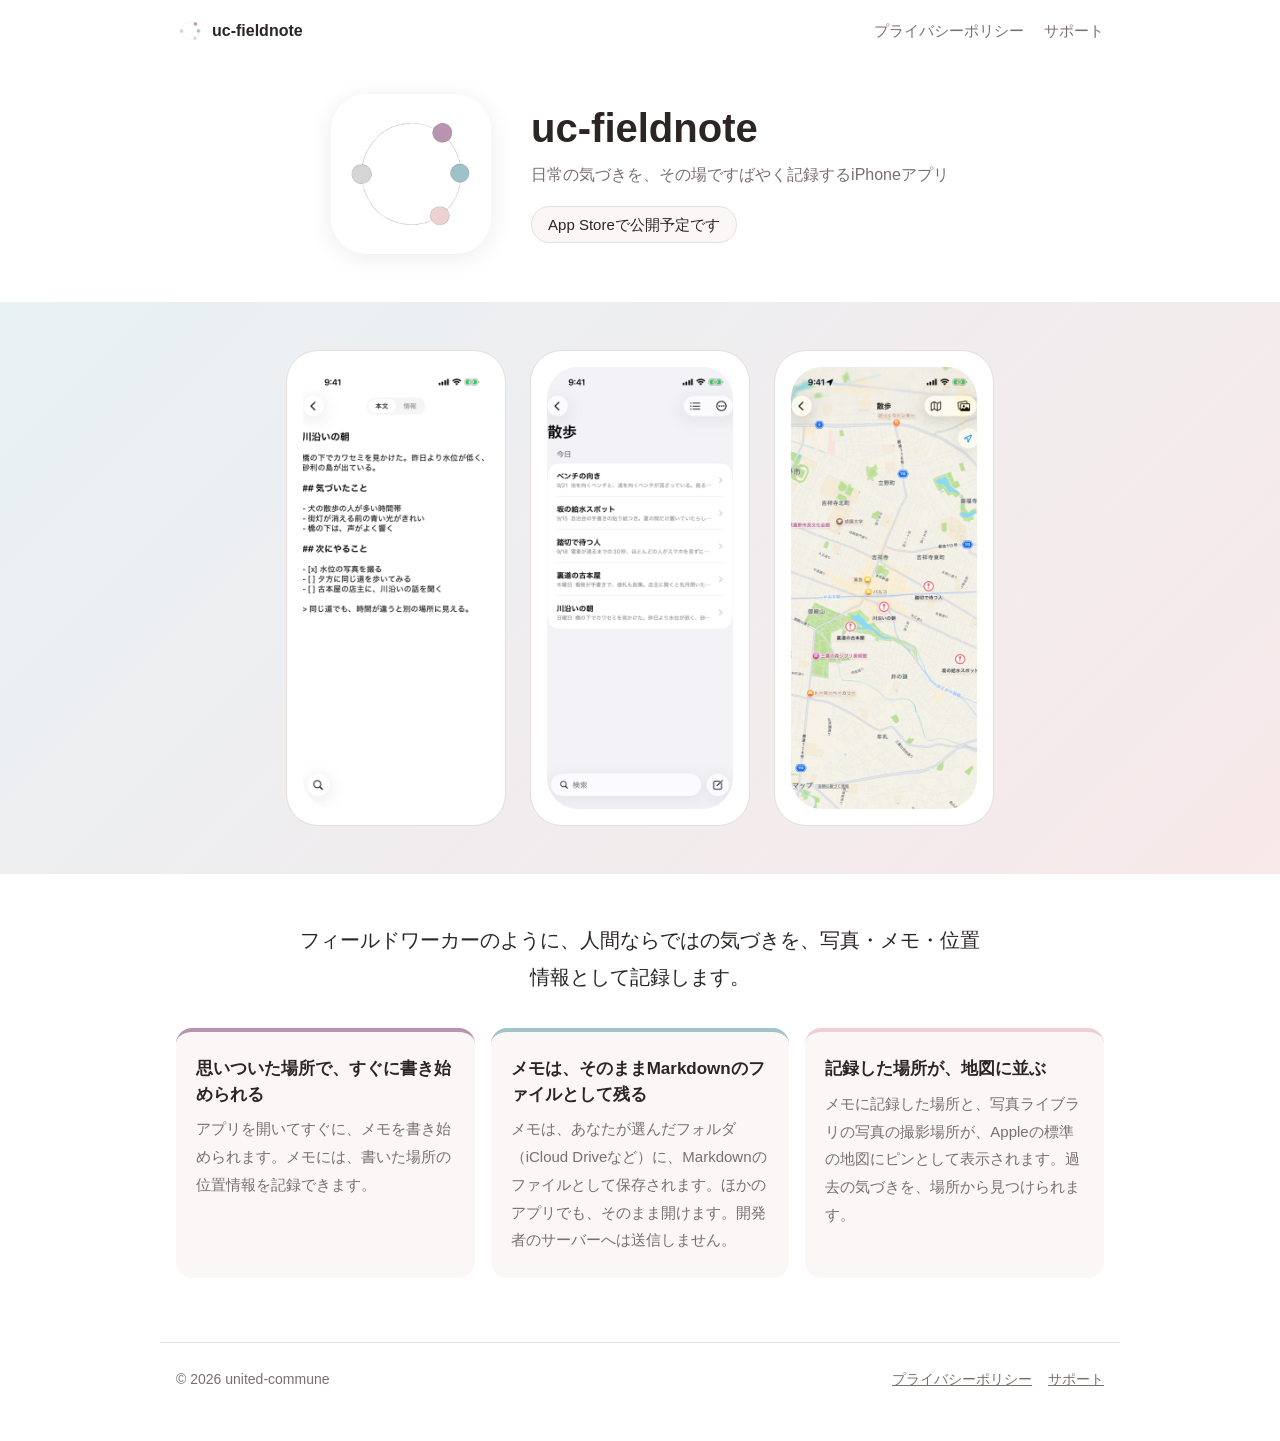
<file: index.html>
<!doctype html>
<html lang="ja">
<head>
<meta charset="utf-8">
<meta name="viewport" content="width=device-width, initial-scale=1">
<title>uc-fieldnote</title>
<meta name="description" content="日常の気づきを、写真・メモ・位置情報として素早く記録するiPhoneアプリ。">
<link rel="icon" href="favicon.png" type="image/png">
<link rel="stylesheet" href="style.css">
</head>
<body>
<header class="site-header">
<a class="brand" href="index.html"><img src="favicon.png" alt="">uc-fieldnote</a>
<nav>
<a href="privacy/index.html">プライバシーポリシー</a>
<a href="support/index.html">サポート</a>
</nav>
</header>

<section class="hero">
<img src="img/appicon-512.png" alt="uc-fieldnoteのアイコン" width="160" height="160">
<div>
<h1>uc-fieldnote</h1>
<p class="subtitle">日常の気づきを、その場ですばやく記録するiPhoneアプリ</p>
<!-- 公開されたら、この段落をApp Storeのバッジに置き換える。 -->
<p class="status">App Storeで公開予定です</p>
</div>
</section>

<section class="band" aria-label="スクリーンショット">
<div class="shots">
<div class="shot"><img src="img/screenshots/editor.png" alt="メモの編集画面。見出し・箇条書き・チェックリストを、そのまま書ける。" width="460" height="1000"></div>
<div class="shot"><img src="img/screenshots/list.png" alt="メモの一覧。題名・日付・本文の冒頭が並ぶ。" width="460" height="1000"></div>
<div class="shot"><img src="img/screenshots/map.jpg" alt="地図。メモに記録した場所が、ピンとして表示される。" width="460" height="1000"></div>
</div>
</section>

<p class="lead-text">フィールドワーカーのように、人間ならではの気づきを、写真・メモ・位置情報として記録します。</p>

<div class="features">
<section>
<h2>思いついた場所で、すぐに書き始められる</h2>
<p>アプリを開いてすぐに、メモを書き始められます。メモには、書いた場所の位置情報を記録できます。</p>
</section>
<section>
<h2>メモは、そのままMarkdownのファイルとして残る</h2>
<p>メモは、あなたが選んだフォルダ（iCloud Driveなど）に、Markdownのファイルとして保存されます。ほかのアプリでも、そのまま開けます。開発者のサーバーへは送信しません。</p>
</section>
<section>
<h2>記録した場所が、地図に並ぶ</h2>
<p>メモに記録した場所と、写真ライブラリの写真の撮影場所が、Appleの標準の地図にピンとして表示されます。過去の気づきを、場所から見つけられます。</p>
</section>
</div>

<footer class="site-footer">
<p>&copy; 2026 united-commune</p>
<a href="privacy/index.html">プライバシーポリシー</a>
<a href="support/index.html">サポート</a>
</footer>
</body>
</html>
</file>
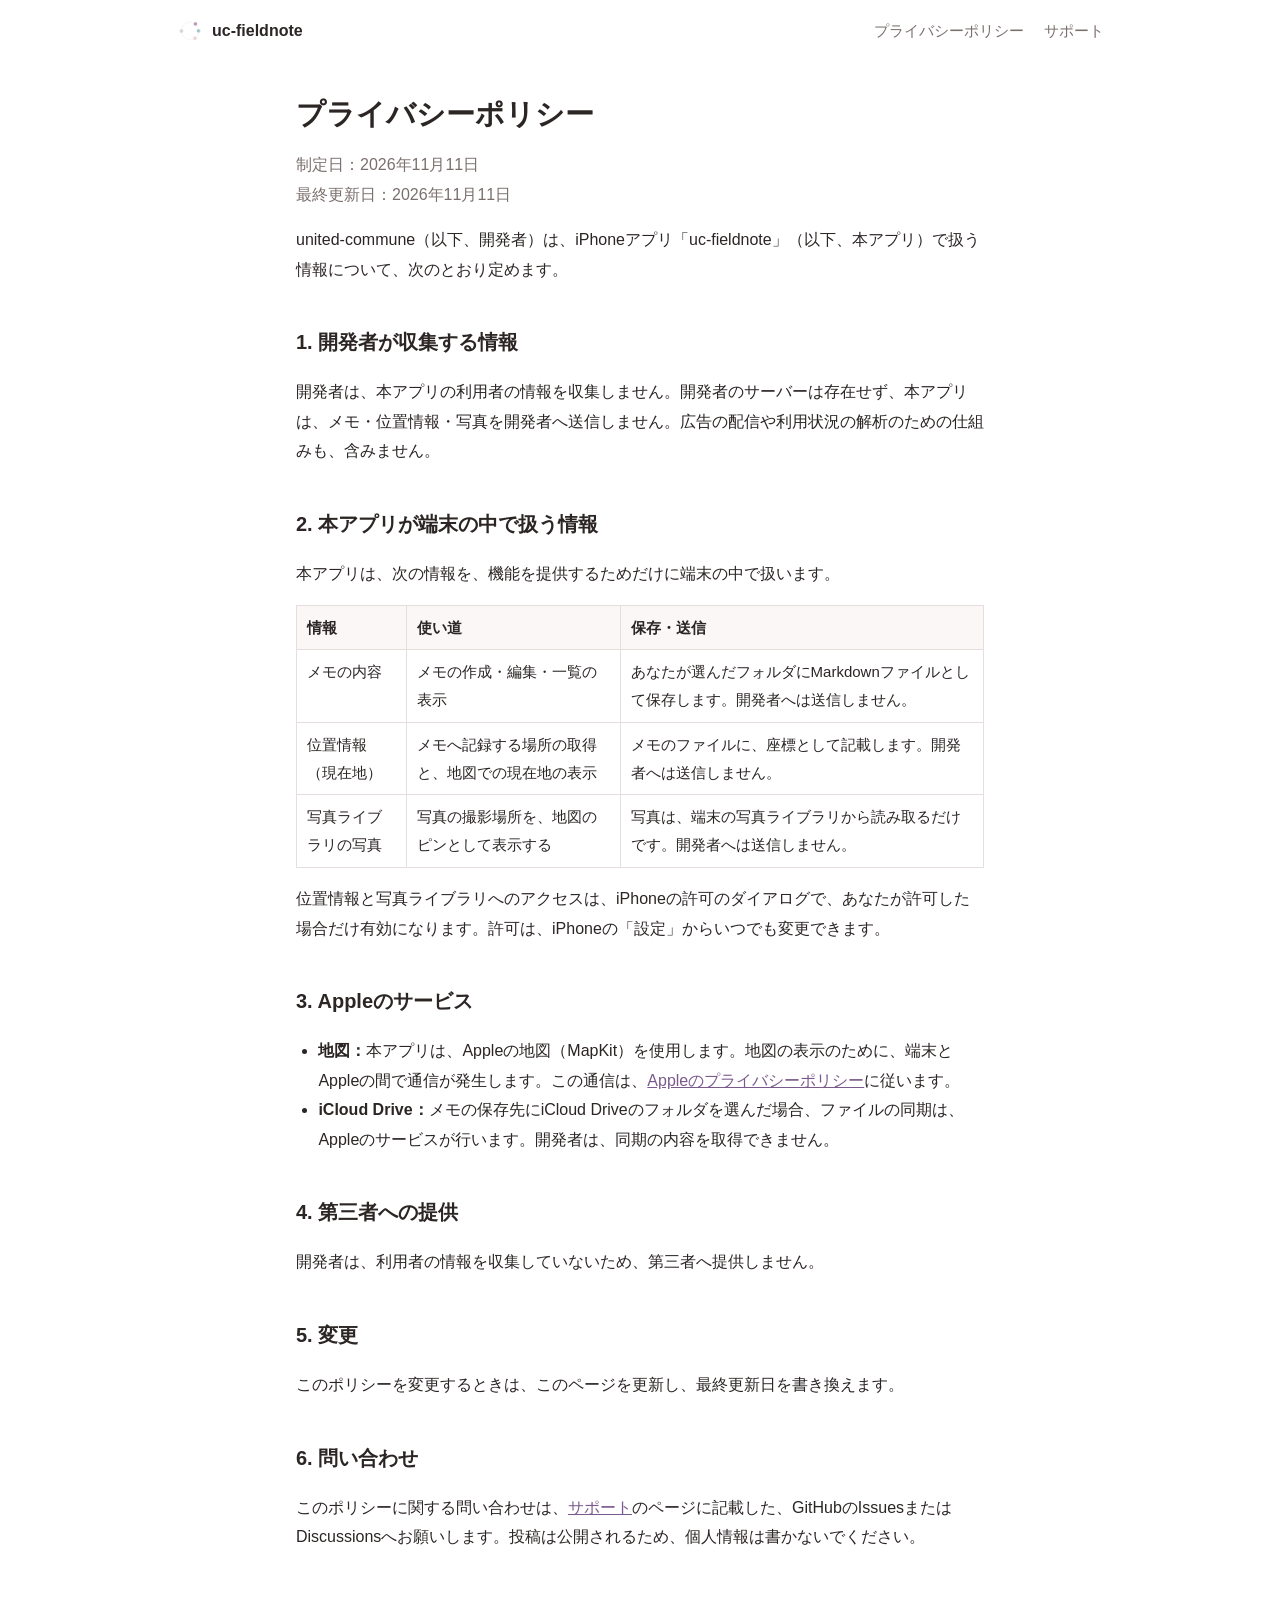
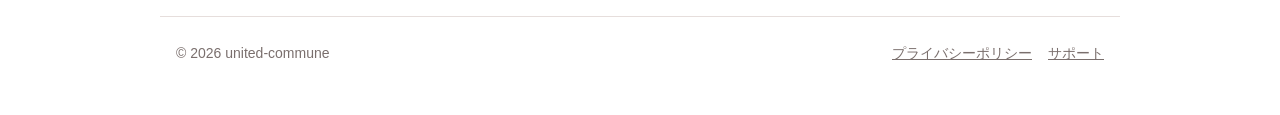
<file: privacy/index.html>
<!doctype html>
<html lang="ja">
<head>
<meta charset="utf-8">
<meta name="viewport" content="width=device-width, initial-scale=1">
<title>プライバシーポリシー | uc-fieldnote</title>
<meta name="description" content="uc-fieldnoteが扱う情報と、その使い道を説明します。">
<link rel="icon" href="../favicon.png" type="image/png">
<link rel="stylesheet" href="../style.css">
</head>
<body>
<header class="site-header">
<a class="brand" href="../index.html"><img src="../favicon.png" alt="">uc-fieldnote</a>
<nav>
<a href="../privacy/index.html">プライバシーポリシー</a>
<a href="../support/index.html">サポート</a>
</nav>
</header>
<main class="page">
<h1 class="page-title">プライバシーポリシー</h1>
<p class="lead">制定日：2026年11月11日<br>最終更新日：2026年11月11日</p>

<p>united-commune（以下、開発者）は、iPhoneアプリ「uc-fieldnote」（以下、本アプリ）で扱う情報について、次のとおり定めます。</p>

<h2>1. 開発者が収集する情報</h2>
<p>開発者は、本アプリの利用者の情報を収集しません。開発者のサーバーは存在せず、本アプリは、メモ・位置情報・写真を開発者へ送信しません。広告の配信や利用状況の解析のための仕組みも、含みません。</p>

<h2>2. 本アプリが端末の中で扱う情報</h2>
<p>本アプリは、次の情報を、機能を提供するためだけに端末の中で扱います。</p>
<table>
<thead><tr><th>情報</th><th>使い道</th><th>保存・送信</th></tr></thead>
<tbody>
<tr><td>メモの内容</td><td>メモの作成・編集・一覧の表示</td><td>あなたが選んだフォルダにMarkdownファイルとして保存します。開発者へは送信しません。</td></tr>
<tr><td>位置情報（現在地）</td><td>メモへ記録する場所の取得と、地図での現在地の表示</td><td>メモのファイルに、座標として記載します。開発者へは送信しません。</td></tr>
<tr><td>写真ライブラリの写真</td><td>写真の撮影場所を、地図のピンとして表示する</td><td>写真は、端末の写真ライブラリから読み取るだけです。開発者へは送信しません。</td></tr>
</tbody>
</table>
<p>位置情報と写真ライブラリへのアクセスは、iPhoneの許可のダイアログで、あなたが許可した場合だけ有効になります。許可は、iPhoneの「設定」からいつでも変更できます。</p>

<h2>3. Appleのサービス</h2>
<ul>
<li><strong>地図：</strong>本アプリは、Appleの地図（MapKit）を使用します。地図の表示のために、端末とAppleの間で通信が発生します。この通信は、<a href="https://www.apple.com/legal/privacy/jp/">Appleのプライバシーポリシー</a>に従います。</li>
<li><strong>iCloud Drive：</strong>メモの保存先にiCloud Driveのフォルダを選んだ場合、ファイルの同期は、Appleのサービスが行います。開発者は、同期の内容を取得できません。</li>
</ul>

<h2>4. 第三者への提供</h2>
<p>開発者は、利用者の情報を収集していないため、第三者へ提供しません。</p>

<h2>5. 変更</h2>
<p>このポリシーを変更するときは、このページを更新し、最終更新日を書き換えます。</p>

<h2>6. 問い合わせ</h2>
<p>このポリシーに関する問い合わせは、<a href="../support/index.html">サポート</a>のページに記載した、GitHubのIssuesまたはDiscussionsへお願いします。投稿は公開されるため、個人情報は書かないでください。</p>
</main>
<footer class="site-footer">
<p>&copy; 2026 united-commune</p>
<a href="../privacy/index.html">プライバシーポリシー</a>
<a href="../support/index.html">サポート</a>
</footer>
</body>
</html>
</file>
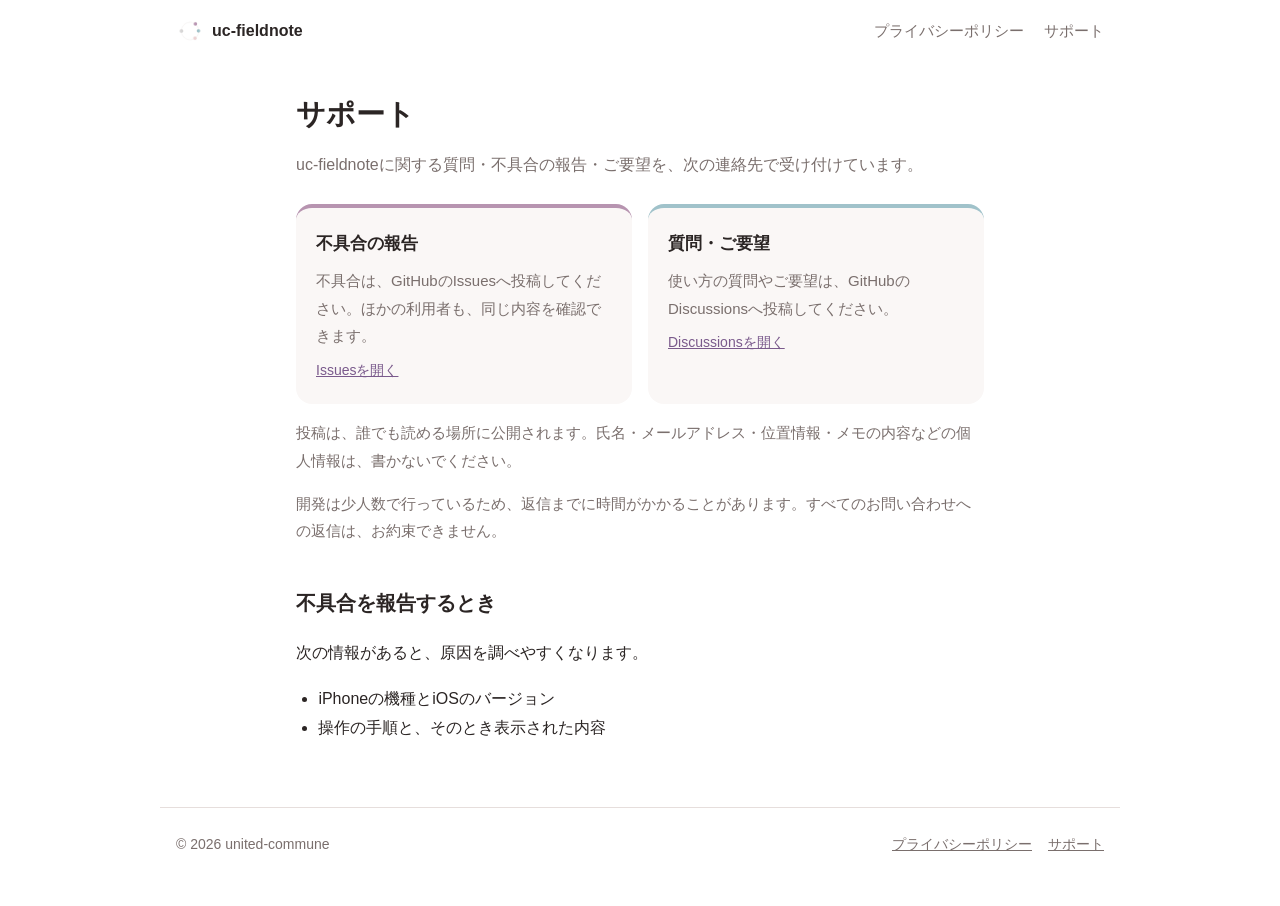
<file: support/index.html>
<!doctype html>
<html lang="ja">
<head>
<meta charset="utf-8">
<meta name="viewport" content="width=device-width, initial-scale=1">
<title>サポート | uc-fieldnote</title>
<meta name="description" content="uc-fieldnoteの問い合わせ先です。">
<link rel="icon" href="../favicon.png" type="image/png">
<link rel="stylesheet" href="../style.css">
</head>
<body>
<header class="site-header">
<a class="brand" href="../index.html"><img src="../favicon.png" alt="">uc-fieldnote</a>
<nav>
<a href="../privacy/index.html">プライバシーポリシー</a>
<a href="../support/index.html">サポート</a>
</nav>
</header>
<main class="page">
<h1 class="page-title">サポート</h1>
<p class="lead">uc-fieldnoteに関する質問・不具合の報告・ご要望を、次の連絡先で受け付けています。</p>

<div class="cards">
<section>
<h2>不具合の報告</h2>
<p>不具合は、GitHubのIssuesへ投稿してください。ほかの利用者も、同じ内容を確認できます。</p>
<p><a href="https://github.com/united-commune/uc-fieldnote-site/issues">Issuesを開く</a></p>
</section>
<section>
<h2>質問・ご要望</h2>
<p>使い方の質問やご要望は、GitHubのDiscussionsへ投稿してください。</p>
<p><a href="https://github.com/united-commune/uc-fieldnote-site/discussions">Discussionsを開く</a></p>
</section>
</div>
<p class="note">投稿は、誰でも読める場所に公開されます。氏名・メールアドレス・位置情報・メモの内容などの個人情報は、書かないでください。</p>
<p class="note">開発は少人数で行っているため、返信までに時間がかかることがあります。すべてのお問い合わせへの返信は、お約束できません。</p>

<h2>不具合を報告するとき</h2>
<p>次の情報があると、原因を調べやすくなります。</p>
<ul>
<li>iPhoneの機種とiOSのバージョン</li>
<li>操作の手順と、そのとき表示された内容</li>
</ul>
</main>
<footer class="site-footer">
<p>&copy; 2026 united-commune</p>
<a href="../privacy/index.html">プライバシーポリシー</a>
<a href="../support/index.html">サポート</a>
</footer>
</body>
</html>
</file>
<file: style.css>
/* アプリのアイコンの4色を、配色の基準にする */
:root {
  --bg: #ffffff;
  --fg: #2b2524;
  --muted: #7a6f6d;
  --line: #e6dedc;
  --accent: #7a5a8c;
  --dot-purple: #b794b0;
  --dot-teal: #a0c2ca;
  --dot-pink: #efd0d2;
  --dot-gray: #d4d4d4;
  --band-from: #e8f1f3;
  --band-to: #f8e9ea;
  --card: #faf7f6;
}
@media (prefers-color-scheme: dark) {
  :root {
    --bg: #1d1a1a;
    --fg: #f1eceb;
    --muted: #b3a8a6;
    --line: #3a3333;
    --accent: #d2b3dd;
    --band-from: #263236;
    --band-to: #362a2c;
    --card: #262121;
  }
}
* { box-sizing: border-box; }
html { -webkit-text-size-adjust: 100%; }
body {
  margin: 0;
  background: var(--bg);
  color: var(--fg);
  font: 16px/1.85 -apple-system, BlinkMacSystemFont, "Hiragino Sans", "Noto Sans JP", sans-serif;
}
a { color: var(--accent); }
img { max-width: 100%; height: auto; }

/* ヘッダー */
.site-header {
  max-width: 960px;
  margin: 0 auto;
  padding: 16px;
  display: flex;
  align-items: center;
  gap: 16px;
}
.site-header .brand {
  display: flex;
  align-items: center;
  gap: 8px;
  margin-right: auto;
  font-weight: 700;
  color: var(--fg);
  text-decoration: none;
}
.site-header .brand img { width: 28px; height: 28px; border-radius: 6px; }
.site-header nav { display: flex; gap: 20px; flex-wrap: wrap; font-size: 0.9375rem; }
.site-header nav a { color: var(--muted); text-decoration: none; }
.site-header nav a:hover { color: var(--fg); }

/* トップ：アイコン・名前・説明 */
.hero {
  max-width: 960px;
  margin: 0 auto;
  padding: 32px 16px 48px;
  display: flex;
  align-items: center;
  justify-content: center;
  gap: 40px;
}
.hero img { width: 160px; height: 160px; border-radius: 36px; box-shadow: 0 4px 24px rgba(0, 0, 0, 0.08); }
.hero h1 { font-size: 2.5rem; line-height: 1.2; margin: 0; }
.hero .subtitle { margin: 8px 0 16px; color: var(--muted); }
.hero .status {
  display: inline-block;
  margin: 0;
  padding: 4px 16px;
  border-radius: 999px;
  background: var(--card);
  border: 1px solid var(--line);
  font-size: 0.9375rem;
}

/* スクリーンショットの帯 */
.band {
  background: linear-gradient(135deg, var(--band-from), var(--band-to));
  padding: 48px 16px;
}
.band .shots {
  max-width: 960px;
  margin: 0 auto;
  display: flex;
  justify-content: center;
  gap: 24px;
  flex-wrap: wrap;
}
.band .shot {
  width: 220px;
  aspect-ratio: 9 / 19.5;
  border-radius: 32px;
  border: 1px solid var(--line);
  background: var(--bg);
  display: flex;
  align-items: center;
  justify-content: center;
  color: var(--muted);
  font-size: 0.875rem;
  text-align: center;
  padding: 16px;
}
.band .shot img { width: 100%; height: 100%; object-fit: cover; border-radius: 31px; }

/* 本文 */
main.page { max-width: 720px; margin: 0 auto; padding: 0 16px; }
.lead-text { max-width: 720px; margin: 48px auto 0; padding: 0 16px; font-size: 1.25rem; text-align: center; }
h1.page-title { font-size: 1.8rem; line-height: 1.4; margin: 32px 0 8px; }
h2 { font-size: 1.25rem; margin: 40px 0 8px; }
.lead { color: var(--muted); }
ul { padding-left: 1.4em; }
table { border-collapse: collapse; width: 100%; margin: 16px 0; font-size: 0.9375rem; }
th, td { border: 1px solid var(--line); padding: 8px 10px; text-align: left; vertical-align: top; }
th { font-weight: 600; background: var(--card); }

/* 特長のカード */
.features {
  max-width: 960px;
  margin: 32px auto 0;
  padding: 0 16px;
  display: grid;
  grid-template-columns: repeat(3, 1fr);
  gap: 16px;
}
.features section {
  background: var(--card);
  border-radius: 16px;
  padding: 24px 20px;
  border-top: 4px solid var(--dot-gray);
}
.features section:nth-child(1) { border-top-color: var(--dot-purple); }
.features section:nth-child(2) { border-top-color: var(--dot-teal); }
.features section:nth-child(3) { border-top-color: var(--dot-pink); }
.features h2 { font-size: 1.0625rem; line-height: 1.5; margin: 0 0 8px; }
.features p { margin: 0; font-size: 0.9375rem; color: var(--muted); }

/* 連絡先のカード */
.cards {
  display: grid;
  grid-template-columns: repeat(auto-fit, minmax(220px, 1fr));
  gap: 16px;
  margin: 24px 0 8px;
}
.cards section {
  background: var(--card);
  border-radius: 16px;
  padding: 20px;
  border-top: 4px solid var(--dot-gray);
}
.cards section:nth-child(1) { border-top-color: var(--dot-purple); }
.cards section:nth-child(2) { border-top-color: var(--dot-teal); }
.cards section:nth-child(3) { border-top-color: var(--dot-pink); }
.cards h2 { font-size: 1.0625rem; margin: 0 0 8px; }
.cards p { margin: 0 0 8px; font-size: 0.9375rem; color: var(--muted); }
.cards p:last-child { margin: 0; color: var(--fg); overflow-wrap: anywhere; font-size: 0.875rem; }
.note { color: var(--muted); font-size: 0.9375rem; }

/* フッター */
.site-footer {
  max-width: 960px;
  margin: 64px auto 0;
  padding: 24px 16px 48px;
  border-top: 1px solid var(--line);
  color: var(--muted);
  font-size: 0.875rem;
  display: flex;
  gap: 16px;
  flex-wrap: wrap;
}
.site-footer p { margin: 0 auto 0 0; }
.site-footer a { color: var(--muted); }

@media (max-width: 720px) {
  .hero { flex-direction: column; text-align: center; gap: 16px; padding-bottom: 32px; }
  .hero img { width: 120px; height: 120px; border-radius: 27px; }
  .hero h1 { font-size: 2rem; }
  .features { grid-template-columns: 1fr; }
  .band .shots { flex-wrap: nowrap; gap: 12px; }
  .band .shot { width: calc((100% - 24px) / 3); border-radius: 16px; padding: 0; }
  .band .shot img { border-radius: 15px; }
}
</file>
